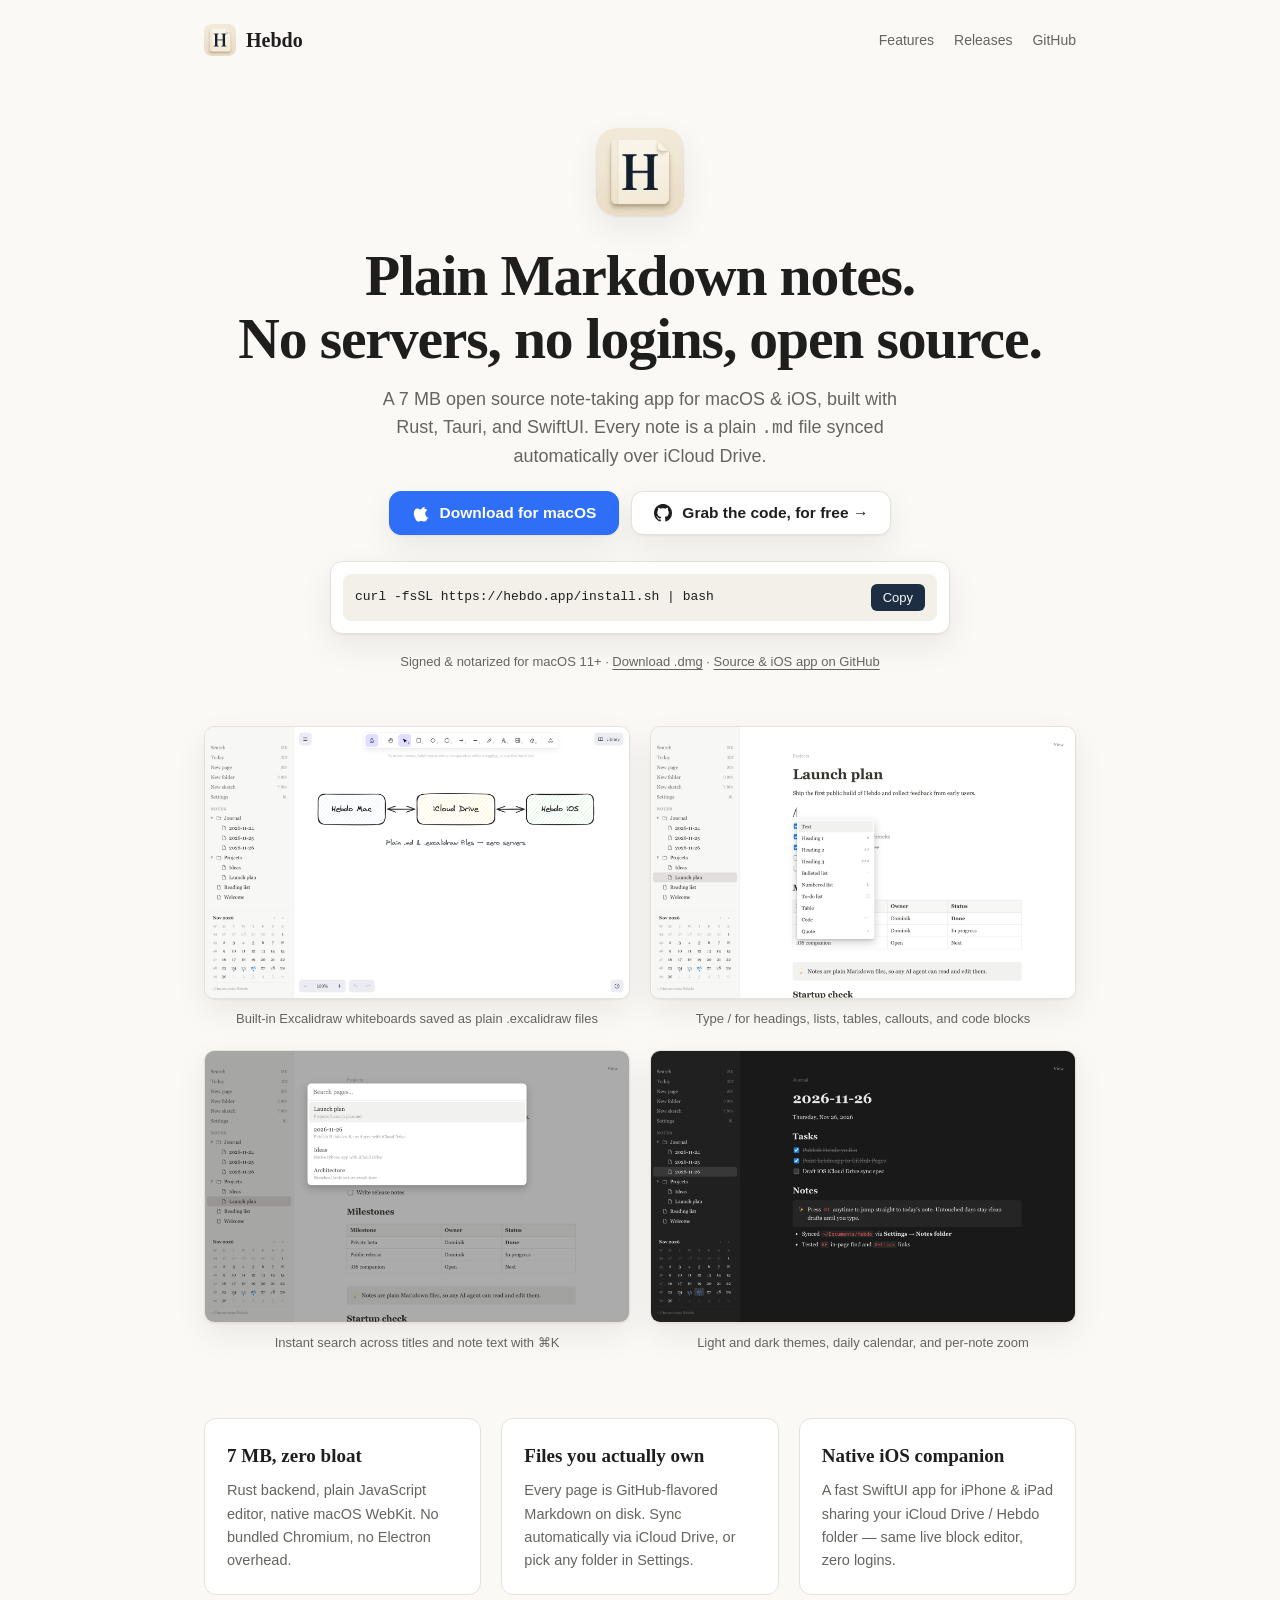
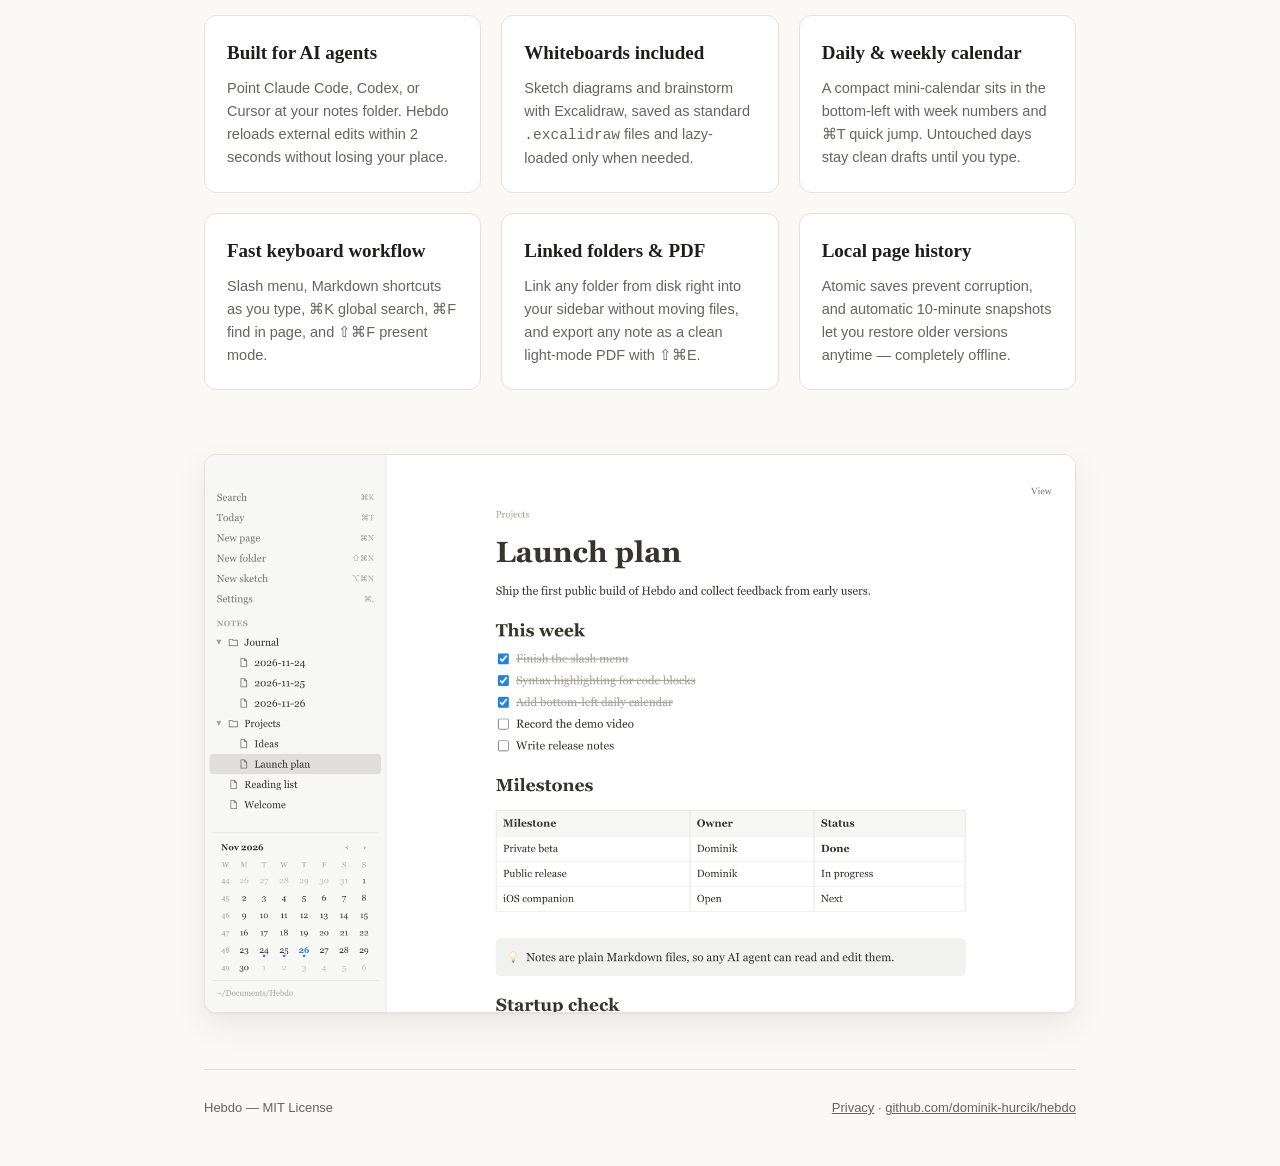
<file: docs/index.html>
<!doctype html>
<html lang="en">
<head>
  <meta charset="utf-8">
  <meta name="viewport" content="width=device-width, initial-scale=1">
  <title>Hebdo | Fast, local Markdown notes &amp; sketches</title>
  <meta name="description" content="A fast, open source Markdown note-taking app for macOS and iOS. Synced automatically via iCloud Drive — no servers, no logins.">
  <link rel="icon" href="favicon.ico" sizes="any">
  <link rel="icon" type="image/png" href="icon.png">
  <link rel="apple-touch-icon" href="icon.png">
  <style>
    :root {
      color-scheme: light dark;
      --bg: #faf9f5;
      --surface: #ffffff;
      --subtle: #f2f0e8;
      --text: #1e1e1c;
      --muted: #66645e;
      --border: #e5e2d9;
      --accent: #1d2d44;
      --accent-fg: #faf9f5;
      --shadow: 0 1px 2px rgba(0,0,0,0.05), 0 12px 32px rgba(0,0,0,0.07);
      --serif: ui-serif, "New York", Georgia, serif;
      --sans: -apple-system, BlinkMacSystemFont, "Segoe UI", Helvetica, sans-serif;
      --mono: ui-monospace, SFMono-Regular, Menlo, monospace;
    }
    @media (prefers-color-scheme: dark) {
      :root {
        --bg: #161615;
        --surface: #1e1e1c;
        --subtle: #252522;
        --text: #ecebe4;
        --muted: #9a9890;
        --border: #2f2f2b;
        --accent: #ecebe4;
        --accent-fg: #161615;
        --shadow: 0 1px 2px rgba(0,0,0,0.3), 0 16px 40px rgba(0,0,0,0.45);
      }
    }
    * { box-sizing: border-box; }
    body {
      margin: 0;
      background: var(--bg);
      color: var(--text);
      font: 16px/1.6 var(--sans);
      -webkit-font-smoothing: antialiased;
    }
    a { color: inherit; }
    .wrap { max-width: 920px; margin: 0 auto; padding: 0 24px; }

    header {
      display: flex; align-items: center; justify-content: space-between;
      padding: 24px 0;
    }
    .brand { display: flex; align-items: center; gap: 10px; text-decoration: none; font-family: var(--serif); font-size: 20px; font-weight: 700; }
    .brand img { width: 32px; height: 32px; border-radius: 7px; }
    nav { display: flex; gap: 20px; font-size: 14px; color: var(--muted); }
    nav a { text-decoration: none; }
    nav a:hover { color: var(--text); }

    .hero { text-align: center; padding: 48px 0 40px; }
    .hero-icon { width: 88px; height: 88px; border-radius: 20px; box-shadow: var(--shadow); margin-bottom: 20px; }
    h1 {
      font-family: var(--serif);
      font-size: clamp(2.4rem, 5vw, 3.6rem);
      line-height: 1.1;
      letter-spacing: -0.02em;
      margin: 0 0 16px;
    }
    .lead {
      max-width: 560px; margin: 0 auto 20px;
      font-size: 18px; color: var(--muted); line-height: 1.55;
    }
    .cta-row {
      display: flex; flex-wrap: wrap; align-items: center; justify-content: center;
      gap: 12px; margin: 6px auto 26px;
    }
    .dl-btn, .gh-pill {
      display: inline-flex; align-items: center; gap: 10px;
      padding: 12px 22px; border-radius: 12px;
      text-decoration: none; font: 600 15.5px var(--sans);
      box-shadow: var(--shadow);
      transition: transform 0.12s ease, opacity 0.12s ease, border-color 0.12s ease;
    }
    .dl-btn {
      background: #2f6ef7; color: #ffffff; border: 1px solid #2f6ef7;
    }
    .dl-btn:hover { opacity: 0.92; transform: translateY(-1px); }
    .gh-pill {
      border: 1px solid var(--border);
      background: var(--surface); color: var(--text);
    }
    .gh-pill:hover { border-color: var(--muted); transform: translateY(-1px); }
    .dl-btn svg, .gh-pill svg { width: 18px; height: 18px; fill: currentColor; }

    .install-card {
      max-width: 620px; margin: 0 auto 18px;
      background: var(--surface); border: 1px solid var(--border);
      border-radius: 12px; padding: 12px; box-shadow: var(--shadow);
      text-align: left;
    }
    .tabs { display: flex; gap: 6px; margin-bottom: 10px; }
    .tab {
      border: 0; background: none; color: var(--muted); cursor: pointer;
      padding: 5px 12px; border-radius: 7px; font: 500 13px var(--sans);
    }
    .tab.active { background: var(--subtle); color: var(--text); }
    .cmd-row {
      display: flex; align-items: center; gap: 10px;
      background: var(--subtle); border-radius: 8px; padding: 10px 12px;
    }
    .cmd-row code {
      flex: 1; font: 13px/1.4 var(--mono); overflow-x: auto; white-space: nowrap;
      user-select: all;
    }
    .copy-btn {
      flex: none; border: 0; background: var(--accent); color: var(--accent-fg);
      border-radius: 6px; padding: 6px 12px; font: 500 13px var(--sans); cursor: pointer;
    }
    .copy-btn:hover { opacity: 0.9; }
    .alt-links { font-size: 13px; color: var(--muted); }
    .alt-links a { text-decoration: underline; text-underline-offset: 3px; }

    .shot {
      margin: 40px auto 56px;
      border-radius: 12px; overflow: hidden;
      border: 1px solid var(--border); box-shadow: var(--shadow);
    }
    .shot img { display: block; width: 100%; height: auto; }
    .shot img.shot-dark { display: none; }
    @media (prefers-color-scheme: dark) {
      .shot img.shot-light { display: none; }
      .shot img.shot-dark { display: block; }
    }

    .grid {
      display: grid; grid-template-columns: repeat(auto-fit, minmax(250px, 1fr));
      gap: 20px; margin: 40px 0 64px;
    }
    .card {
      background: var(--surface); border: 1px solid var(--border);
      border-radius: 12px; padding: 22px;
    }
    .card h3 { font-family: var(--serif); font-size: 19px; margin: 0 0 8px; }
    .card p { margin: 0; font-size: 14.5px; color: var(--muted); }

    .pair {
      display: grid; grid-template-columns: repeat(auto-fit, minmax(300px, 1fr));
      gap: 20px; margin: 0 0 64px;
    }
    .pair figure { margin: 0; }
    .pair img {
      display: block; width: 100%; border-radius: 10px;
      border: 1px solid var(--border); box-shadow: var(--shadow);
    }
    .pair figcaption { font-size: 13px; color: var(--muted); text-align: center; margin-top: 10px; }

    footer {
      border-top: 1px solid var(--border);
      padding: 28px 0 48px;
      display: flex; flex-wrap: wrap; justify-content: space-between; gap: 12px;
      font-size: 13px; color: var(--muted);
    }
  </style>
</head>
<body>
  <div class="wrap">
    <header>
      <a class="brand" href="/"><img src="icon.png" alt="">Hebdo</a>
      <nav>
        <a href="#features">Features</a>
        <a href="https://github.com/dominik-hurcik/hebdo/releases/latest" target="_blank" rel="noopener noreferrer">Releases</a>
        <a href="https://github.com/dominik-hurcik/hebdo" target="_blank" rel="noopener noreferrer">GitHub</a>
      </nav>
    </header>

    <section class="hero">
      <img class="hero-icon" src="icon.png" alt="Hebdo icon">
      <h1>Plain Markdown notes.<br>No servers, no logins, open source.</h1>
      <p class="lead">
        A 7 MB open source note-taking app for macOS &amp; iOS, built with Rust, Tauri, and SwiftUI.
        Every note is a plain <code>.md</code> file synced automatically over iCloud Drive.
      </p>

      <div class="cta-row">
        <a class="dl-btn" href="https://github.com/dominik-hurcik/hebdo/releases/latest/download/Hebdo.dmg" target="_blank" rel="noopener noreferrer">
          <svg viewBox="0 0 170 170" aria-hidden="true"><path d="M150.37 130.25c-2.45 5.66-5.35 10.87-8.71 15.66-4.58 6.53-8.33 11.05-11.22 13.56-4.48 4.12-9.28 6.23-14.42 6.35-3.69 0-8.14-1.05-13.32-3.18-5.19-2.12-9.97-3.17-14.34-3.17-4.58 0-9.49 1.05-14.75 3.17-5.26 2.13-9.5 3.24-12.74 3.35-4.35.13-9.13-1.9-14.34-6.08-3.69-3.03-7.61-7.82-11.77-14.37-5.03-7.88-9.16-16.95-12.39-27.2-3.46-11.03-5.19-21.66-5.19-31.9 0-12.01 3.02-22.25 9.07-30.72 6.04-8.47 13.8-12.82 23.27-13.06 4.58 0 10.05 1.4 16.4 4.19 6.36 2.8 10.44 4.21 12.24 4.21 1.34 0 5.87-1.65 13.59-4.94 7.72-3.29 14.23-4.66 19.53-4.13 14.43 1.16 25.27 6.84 32.54 17.04-12.88 7.82-19.2 18.78-18.98 32.87.22 10.97 4.24 20.1 12.05 27.39 5.54 5.24 11.98 8.39 19.33 9.46-1.56 4.7-3.39 9.21-5.49 13.53zM119.22 31.15c0 8.54-3.12 16.53-9.36 23.96-7.53 8.8-16.64 13.88-26.52 13.08-.13-1.02-.2-2.09-.2-3.22 0-8.19 3.56-16.96 10.67-25.03 3.4-3.9 7.72-7.14 12.95-9.73 5.23-2.59 10.17-4.02 14.82-4.29.15 1.77.22 3.52.22 5.23z"/></svg>
          Download for macOS
        </a>
        <a class="gh-pill" href="https://github.com/dominik-hurcik/hebdo" target="_blank" rel="noopener noreferrer">
          <svg viewBox="0 0 16 16" aria-hidden="true"><path d="M8 0C3.58 0 0 3.58 0 8c0 3.54 2.29 6.53 5.47 7.59.4.07.55-.17.55-.38 0-.19-.01-.82-.01-1.49-2.01.37-2.53-.49-2.69-.94-.09-.23-.48-.94-.82-1.13-.28-.15-.68-.52-.01-.53.63-.01 1.08.58 1.23.82.72 1.21 1.87.87 2.33.66.07-.52.28-.87.51-1.07-1.78-.2-3.64-.89-3.64-3.95 0-.87.31-1.59.82-2.15-.08-.2-.36-1.02.08-2.12 0 0 .67-.21 2.2.82.64-.18 1.32-.27 2-.27.68 0 1.36.09 2 .27 1.53-1.04 2.2-.82 2.2-.82.44 1.1.16 1.92.08 2.12.51.56.82 1.27.82 2.15 0 3.07-1.87 3.75-3.65 3.95.29.25.54.73.54 1.48 0 1.07-.01 1.93-.01 2.2 0 .21.15.46.55.38A8.01 8.01 0 0 0 16 8c0-4.42-3.58-8-8-8z"/></svg>
          Grab the code, for free →
        </a>
      </div>

      <div class="install-card">
        <div class="cmd-row">
          <code id="install-cmd">curl -fsSL https://hebdo.app/install.sh | bash</code>
          <button class="copy-btn" id="copy-btn" type="button">Copy</button>
        </div>
      </div>
      <p class="alt-links">
        Signed &amp; notarized for macOS 11+ ·
        <a href="https://github.com/dominik-hurcik/hebdo/releases/latest/download/Hebdo.dmg" target="_blank" rel="noopener noreferrer">Download .dmg</a> ·
        <a href="https://github.com/dominik-hurcik/hebdo" target="_blank" rel="noopener noreferrer">Source &amp; iOS app on GitHub</a>
      </p>
    </section>

    <section class="pair">
      <figure>
        <img src="sketch.png" alt="Built-in Excalidraw whiteboard in Hebdo">
        <figcaption>Built-in Excalidraw whiteboards saved as plain .excalidraw files</figcaption>
      </figure>
      <figure>
        <img src="slash.png" alt="Slash menu with block types">
        <figcaption>Type / for headings, lists, tables, callouts, and code blocks</figcaption>
      </figure>
      <figure>
        <img src="search.png" alt="Global search palette with Cmd+K">
        <figcaption>Instant search across titles and note text with ⌘K</figcaption>
      </figure>
      <figure>
        <img src="dark.png" alt="Hebdo dark theme">
        <figcaption>Light and dark themes, daily calendar, and per-note zoom</figcaption>
      </figure>
    </section>

    <section id="features" class="grid">
      <div class="card">
        <h3>7 MB, zero bloat</h3>
        <p>Rust backend, plain JavaScript editor, native macOS WebKit. No bundled Chromium, no Electron overhead.</p>
      </div>
      <div class="card">
        <h3>Files you actually own</h3>
        <p>Every page is GitHub-flavored Markdown on disk. Sync automatically via iCloud Drive, or pick any folder in Settings.</p>
      </div>
      <div class="card">
        <h3>Native iOS companion</h3>
        <p>A fast SwiftUI app for iPhone &amp; iPad sharing your iCloud Drive / Hebdo folder — same live block editor, zero logins.</p>
      </div>
      <div class="card">
        <h3>Built for AI agents</h3>
        <p>Point Claude Code, Codex, or Cursor at your notes folder. Hebdo reloads external edits within 2 seconds without losing your place.</p>
      </div>
      <div class="card">
        <h3>Whiteboards included</h3>
        <p>Sketch diagrams and brainstorm with Excalidraw, saved as standard <code>.excalidraw</code> files and lazy-loaded only when needed.</p>
      </div>
      <div class="card">
        <h3>Daily &amp; weekly calendar</h3>
        <p>A compact mini-calendar sits in the bottom-left with week numbers and ⌘T quick jump. Untouched days stay clean drafts until you type.</p>
      </div>
      <div class="card">
        <h3>Fast keyboard workflow</h3>
        <p>Slash menu, Markdown shortcuts as you type, ⌘K global search, ⌘F find in page, and ⇧⌘F present mode.</p>
      </div>
      <div class="card">
        <h3>Linked folders &amp; PDF</h3>
        <p>Link any folder from disk right into your sidebar without moving files, and export any note as a clean light-mode PDF with ⇧⌘E.</p>
      </div>
      <div class="card">
        <h3>Local page history</h3>
        <p>Atomic saves prevent corruption, and automatic 10-minute snapshots let you restore older versions anytime — completely offline.</p>
      </div>
    </section>

    <div class="shot">
      <img class="shot-light" src="light.png" alt="Hebdo light theme showing to-dos, a table, a callout and a code block">
      <img class="shot-dark" src="dark.png" alt="Hebdo dark theme">
    </div>

    <footer>
      <span>Hebdo — MIT License</span>
      <span><a href="privacy.html">Privacy</a> · <a href="https://github.com/dominik-hurcik/hebdo" target="_blank" rel="noopener noreferrer">github.com/dominik-hurcik/hebdo</a></span>
    </footer>
  </div>

  <script>
    const cmdEl = document.getElementById('install-cmd');
    const copyBtn = document.getElementById('copy-btn');
    copyBtn.addEventListener('click', () => {
      navigator.clipboard.writeText(cmdEl.textContent).then(() => {
        copyBtn.textContent = 'Copied';
        setTimeout(() => (copyBtn.textContent = 'Copy'), 1500);
      });
    });
  </script>
</body>
</html>
</file>
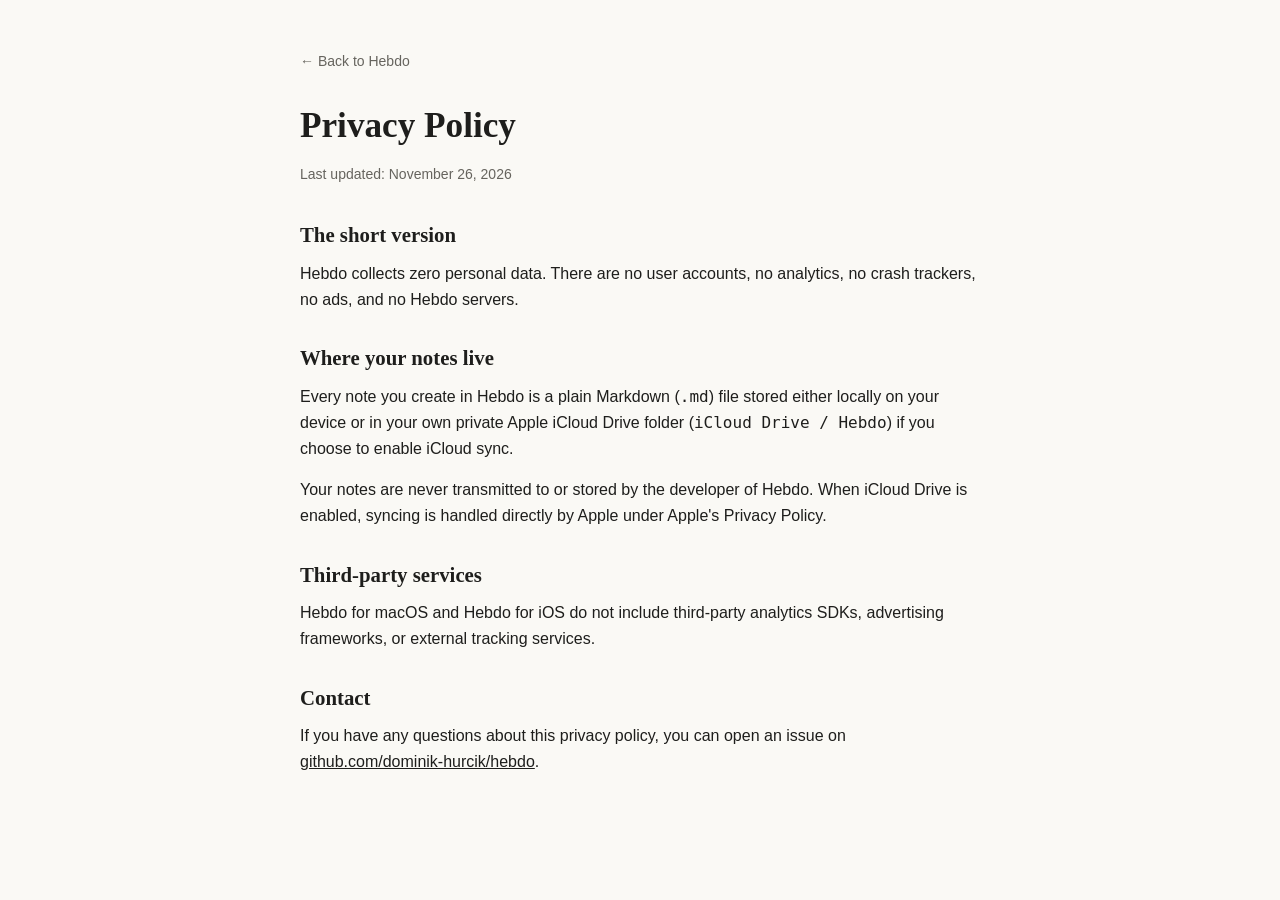
<file: docs/privacy.html>
<!doctype html>
<html lang="en">
<head>
  <meta charset="utf-8">
  <meta name="viewport" content="width=device-width, initial-scale=1">
  <title>Privacy Policy | Hebdo</title>
  <link rel="icon" href="favicon.ico" sizes="any">
  <link rel="icon" type="image/png" href="icon.png">
  <link rel="apple-touch-icon" href="icon.png">
  <style>
    :root {
      color-scheme: light dark;
      --bg: #faf9f5; --text: #1e1e1c; --muted: #66645e; --border: #e5e2d9;
      --serif: ui-serif, "New York", Georgia, serif;
      --sans: -apple-system, BlinkMacSystemFont, "Segoe UI", Helvetica, sans-serif;
    }
    @media (prefers-color-scheme: dark) {
      :root { --bg: #161615; --text: #ecebe4; --muted: #9a9890; --border: #2f2f2b; }
    }
    body { margin: 0; background: var(--bg); color: var(--text); font: 16px/1.65 var(--sans); -webkit-font-smoothing: antialiased; }
    .wrap { max-width: 680px; margin: 0 auto; padding: 48px 24px 80px; }
    a { color: inherit; }
    .back { font-size: 14px; color: var(--muted); text-decoration: none; display: inline-block; margin-bottom: 24px; }
    h1 { font-family: var(--serif); font-size: 2.2rem; margin: 0 0 8px; }
    .updated { color: var(--muted); font-size: 14px; margin: 0 0 32px; }
    h2 { font-family: var(--serif); font-size: 1.3rem; margin: 28px 0 8px; }
    p { margin: 0 0 14px; color: var(--text); }
  </style>
</head>
<body>
  <div class="wrap">
    <a class="back" href="/">← Back to Hebdo</a>
    <h1>Privacy Policy</h1>
    <p class="updated">Last updated: November 26, 2026</p>

    <h2>The short version</h2>
    <p>Hebdo collects zero personal data. There are no user accounts, no analytics, no crash trackers, no ads, and no Hebdo servers.</p>

    <h2>Where your notes live</h2>
    <p>Every note you create in Hebdo is a plain Markdown (<code>.md</code>) file stored either locally on your device or in your own private Apple iCloud Drive folder (<code>iCloud Drive / Hebdo</code>) if you choose to enable iCloud sync.</p>
    <p>Your notes are never transmitted to or stored by the developer of Hebdo. When iCloud Drive is enabled, syncing is handled directly by Apple under Apple's Privacy Policy.</p>

    <h2>Third-party services</h2>
    <p>Hebdo for macOS and Hebdo for iOS do not include third-party analytics SDKs, advertising frameworks, or external tracking services.</p>

    <h2>Contact</h2>
    <p>If you have any questions about this privacy policy, you can open an issue on <a href="https://github.com/dominik-hurcik/hebdo">github.com/dominik-hurcik/hebdo</a>.</p>
  </div>
</body>
</html>
</file>
